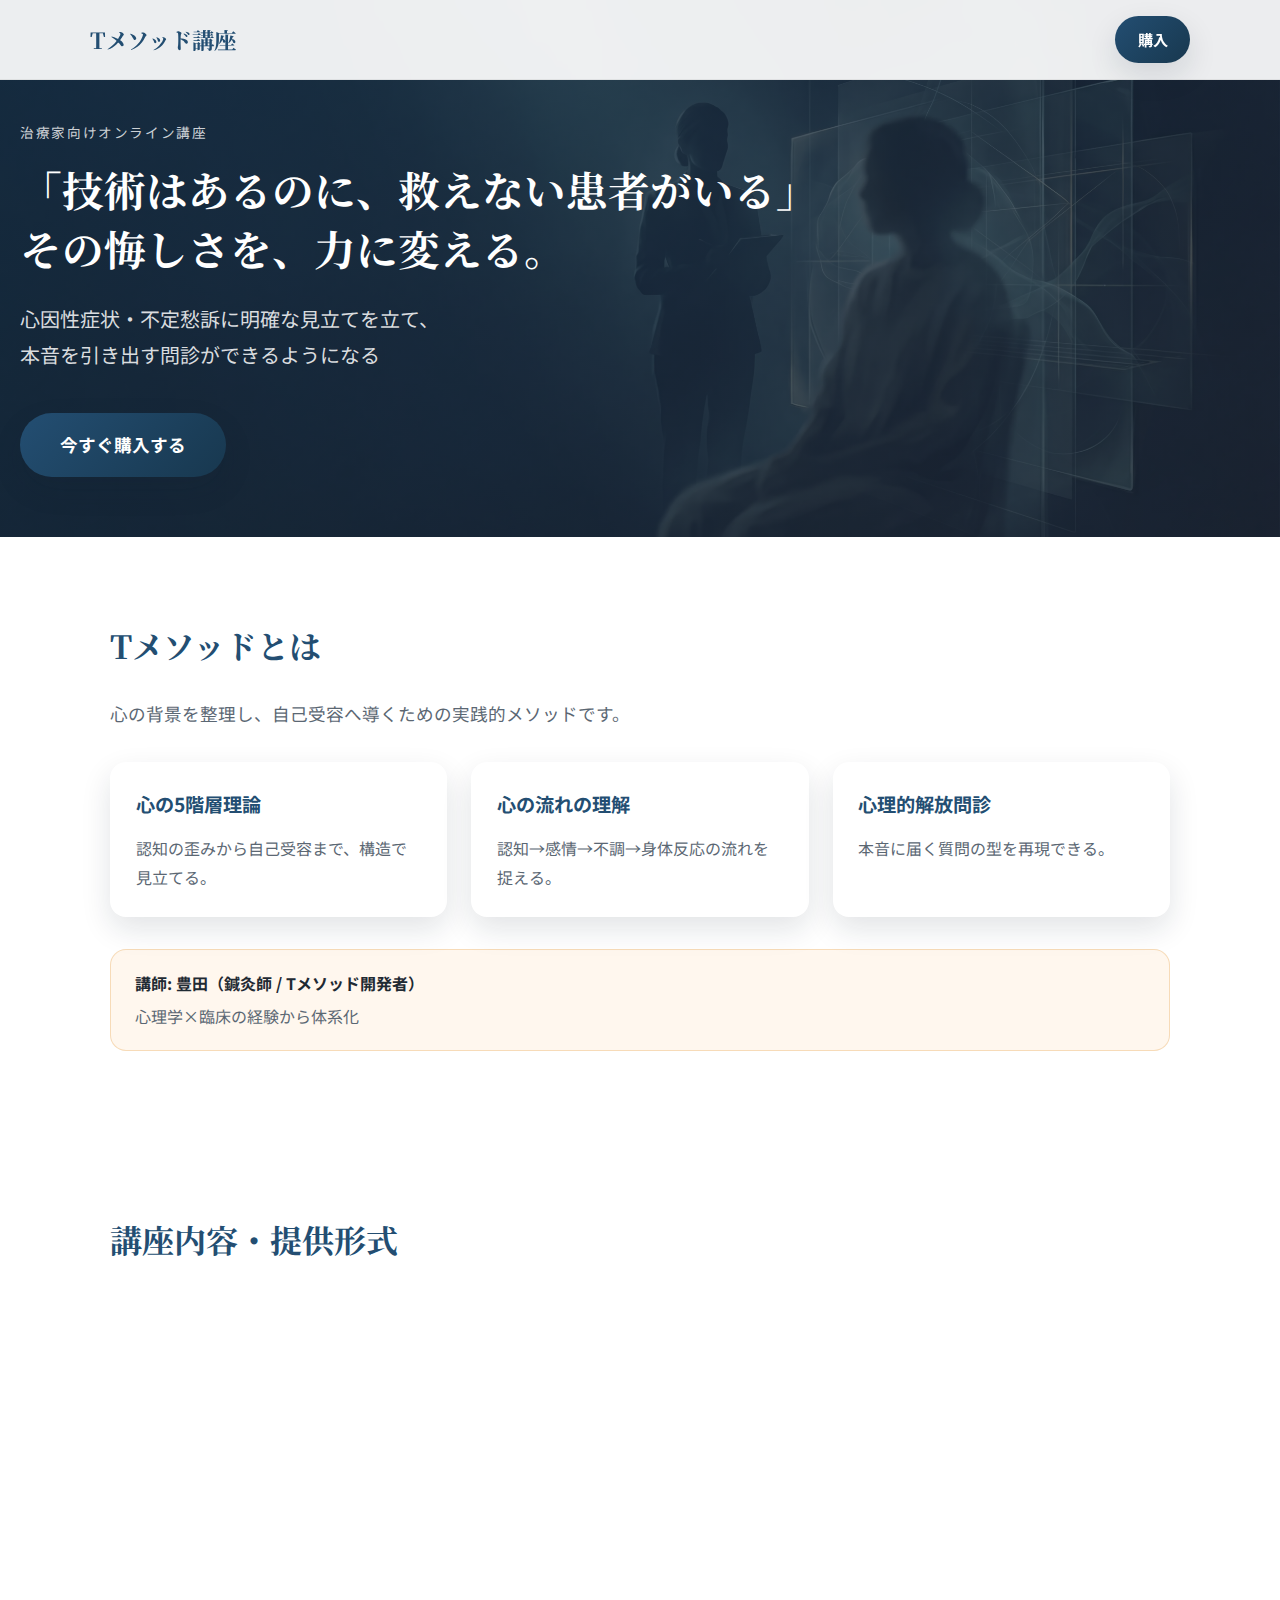
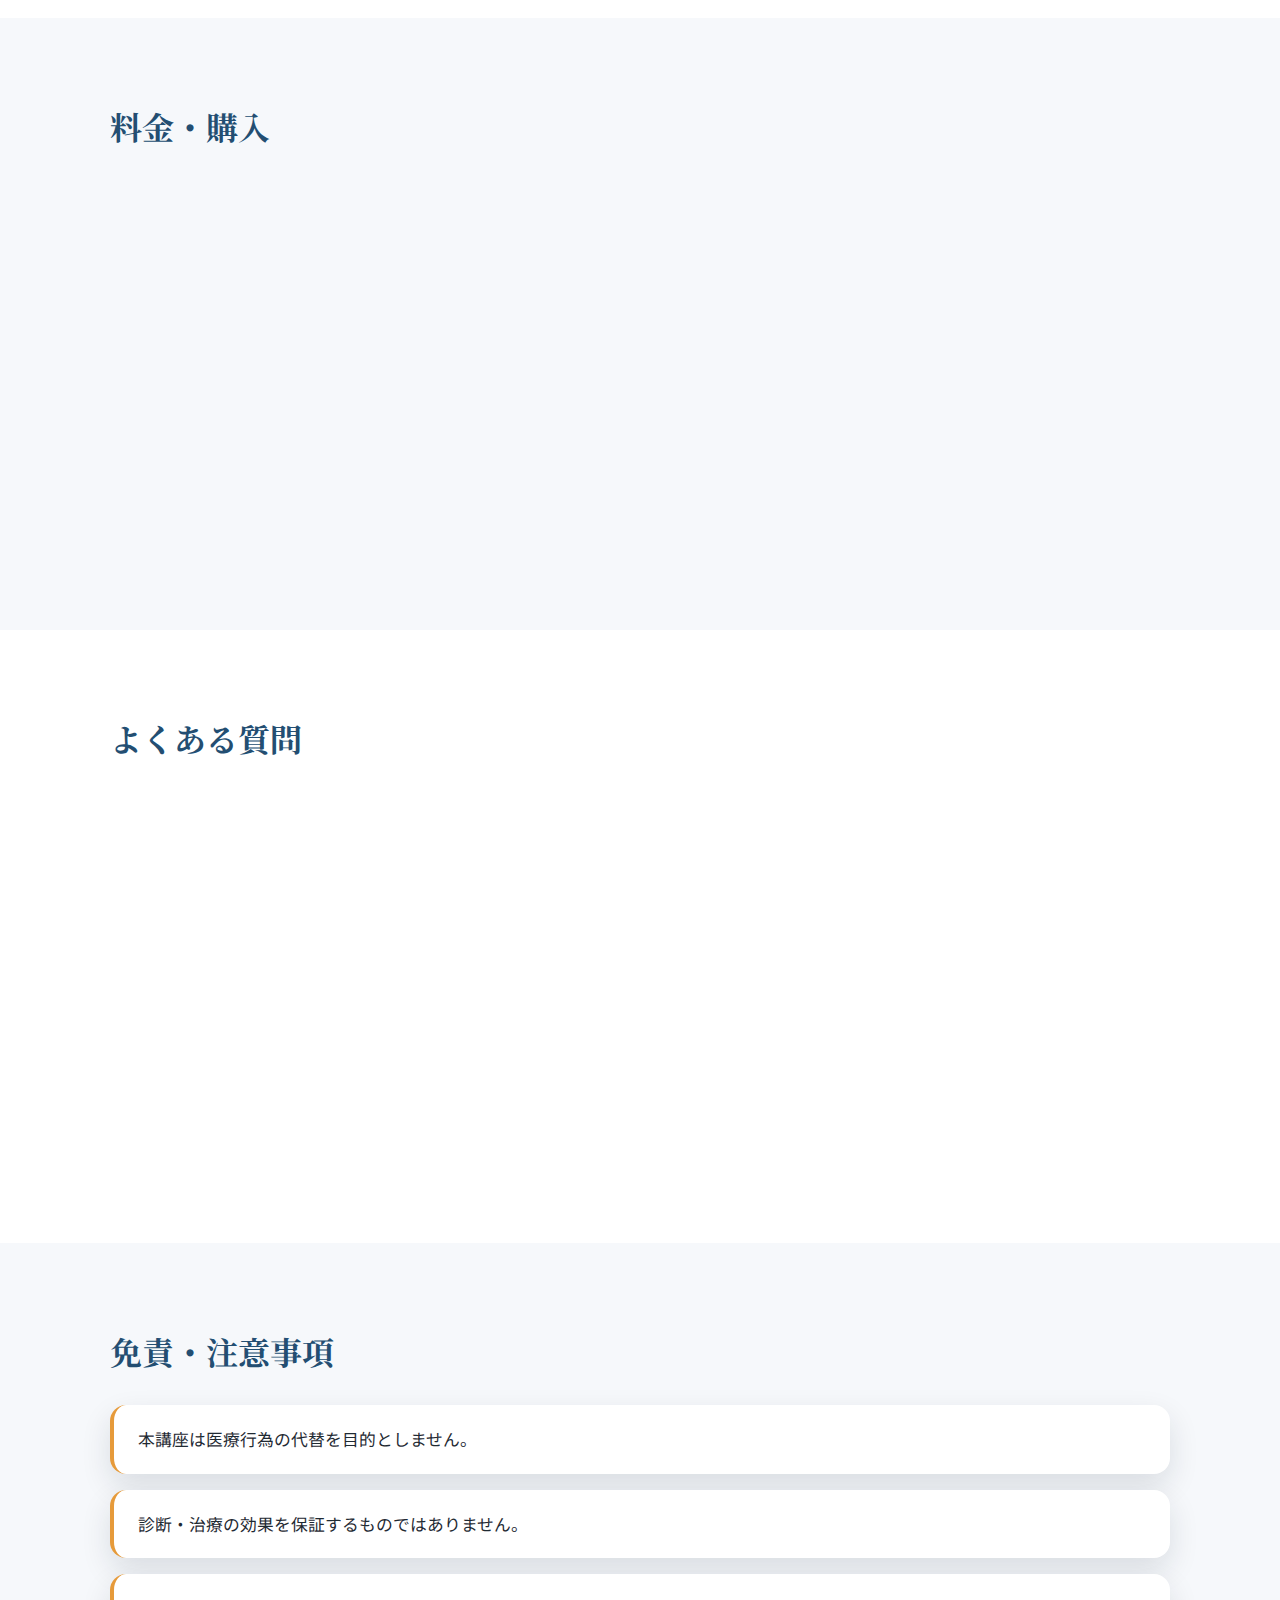
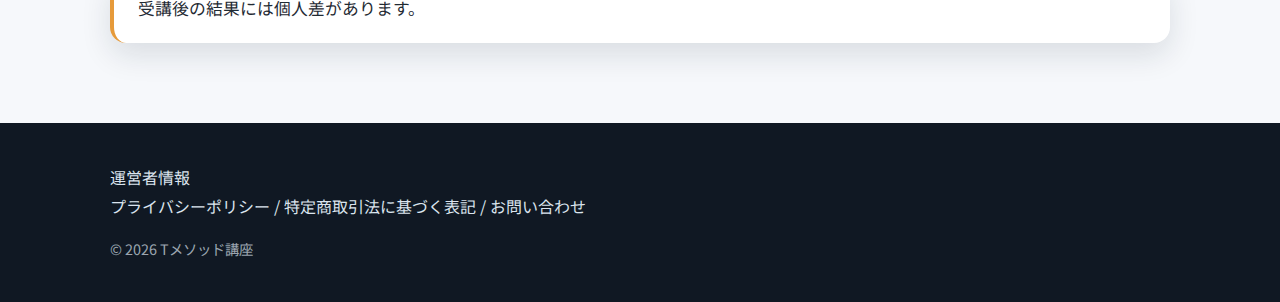
<file: 0章/index.html>
<!DOCTYPE html>
<html lang="ja">
<head>
    <meta charset="UTF-8">
    <meta name="viewport" content="width=device-width, initial-scale=1.0">
    <meta name="description" content="治療家向けTメソッド講座。心因性症状・不定愁訴に明確な見立てを立て、本音を引き出す問診を体系的に学ぶ。">
    <meta name="keywords" content="Tメソッド, 治療家, 心理学, 鍼灸, 整体, 心因性症状, 不定愁訴, 問診">
    <title>Tメソッド講座 | 心の背景を整理し、見立てと問診の軸をつくる</title>
    <link rel="stylesheet" href="style.css">
    <link rel="preconnect" href="https://fonts.googleapis.com">
    <link rel="preconnect" href="https://fonts.gstatic.com" crossorigin>
    <link href="https://fonts.googleapis.com/css2?family=Noto+Sans+JP:wght@400;500;700;900&family=Noto+Serif+JP:wght@500;700&display=swap" rel="stylesheet">
</head>
<body>
    <header class="header" id="top">
        <div class="container header-inner">
            <div class="logo">Tメソッド講座</div>
            <a href="#pricing" class="btn btn-primary btn-small smooth-scroll">購入</a>
        </div>
    </header>

    <section class="hero">
        <div class="hero-bg">
            <img src="images/hero.webp" alt="温かい光が差し込む治療院">
        </div>
        <div class="hero-overlay"></div>
        <div class="hero-content">
            <p class="hero-kicker">治療家向けオンライン講座</p>
            <h1 class="hero-title">「技術はあるのに、救えない患者がいる」<br>その悔しさを、力に変える。</h1>
            <p class="hero-subtitle">心因性症状・不定愁訴に明確な見立てを立て、<br>本音を引き出す問診ができるようになる</p>
            <div class="hero-actions">
                <a href="#pricing" class="btn btn-primary btn-large smooth-scroll">今すぐ購入する</a>
            </div>
        </div>
    </section>

<section class="section" id="method">
        <div class="container">
            <h2 class="section-title">Tメソッドとは</h2>
            <p class="section-lead">心の背景を整理し、自己受容へ導くための実践的メソッドです。</p>

            <div class="pillars">
                <div class="pillar-card reveal">
                    <h3>心の5階層理論</h3>
                    <p>認知の歪みから自己受容まで、構造で見立てる。</p>
                </div>
                <div class="pillar-card reveal">
                    <h3>心の流れの理解</h3>
                    <p>認知→感情→不調→身体反応の流れを捉える。</p>
                </div>
                <div class="pillar-card reveal">
                    <h3>心理的解放問診</h3>
                    <p>本音に届く質問の型を再現できる。</p>
                </div>
            </div>

            <div class="instructor">
                <p class="instructor-name">講師: 豊田（鍼灸師 / Tメソッド開発者）</p>
                <p class="instructor-note">心理学×臨床の経験から体系化</p>
            </div>
        </div>
    </section>

<section class="section" id="course">
        <div class="container">
            <h2 class="section-title">講座内容・提供形式</h2>
            <div class="course-grid">
                <div class="course-block reveal">
                    <h3>カリキュラム（要約）</h3>
                    <ul>
                        <li>理論（心の仕組み / 5階層）</li>
                        <li>見立て（背景の読み取り）</li>
                        <li>問診（本音を引き出す型）</li>
                        <li>施術設計（臨床への反映）</li>
                    </ul>
                </div>
                <div class="course-block reveal">
                    <h3>提供形式</h3>
                    <ul>
                        <li>動画講座 / テキストPDF / ワークシート</li>
                        <li>質問サポート（●ヶ月）</li>
                    </ul>
                </div>
            </div>
        </div>
    </section>

    <section class="section section-alt" id="pricing">
        <div class="container">
            <h2 class="section-title">料金・購入</h2>
            <div class="pricing-box reveal">
                <div class="price-row">
                    <span>通常価格</span>
                    <span class="price strikethrough">●●●,●●●円（税込）</span>
                </div>
                <div class="price-row highlight">
                    <span>期間限定</span>
                    <span class="price">●●●,●●●円（税込）</span>
                </div>
                <p class="price-note">※●月●日まで</p>
                <p class="pay-note">支払い方法: 銀行振込のみ</p>
                <p class="flow">フォーム送信 → 振込案内 → 入金確認 → 受講開始</p>
                <a href="#" class="btn btn-primary btn-large">今すぐ購入する</a>
            </div>
        </div>
    </section>

    <section class="section" id="faq">
        <div class="container">
            <h2 class="section-title">よくある質問</h2>
            <div class="faq-list">
                <div class="faq-item reveal">
                    <h3>Q. 心理学の知識がなくても大丈夫？</h3>
                    <p>A. 基礎から解説するため問題ありません。</p>
                </div>
                <div class="faq-item reveal">
                    <h3>Q. 鍼灸師以外でも受講できる？</h3>
                    <p>A. 治療家であれば職種は問いません。</p>
                </div>
                <div class="faq-item reveal">
                    <h3>Q. 視聴期限は？</h3>
                    <p>A. ●ヶ月間です。</p>
                </div>
            </div>
        </div>
    </section>

    <section class="section section-alt" id="disclaimer">
        <div class="container">
            <h2 class="section-title">免責・注意事項</h2>
            <ul class="disclaimer-list">
                <li>本講座は医療行為の代替を目的としません。</li>
                <li>診断・治療の効果を保証するものではありません。</li>
                <li>受講後の結果には個人差があります。</li>
            </ul>
        </div>
    </section>

    <footer class="footer">
        <div class="container footer-inner">
            <div>
                <p>運営者情報</p>
                <p>プライバシーポリシー / 特定商取引法に基づく表記 / お問い合わせ</p>
            </div>
            <p class="copyright">© 2026 Tメソッド講座</p>
        </div>
    </footer>

    <a href="#top" class="page-top smooth-scroll" id="pageTop">▲</a>

    <script src="script.js"></script>
</body>
</html>
</file>
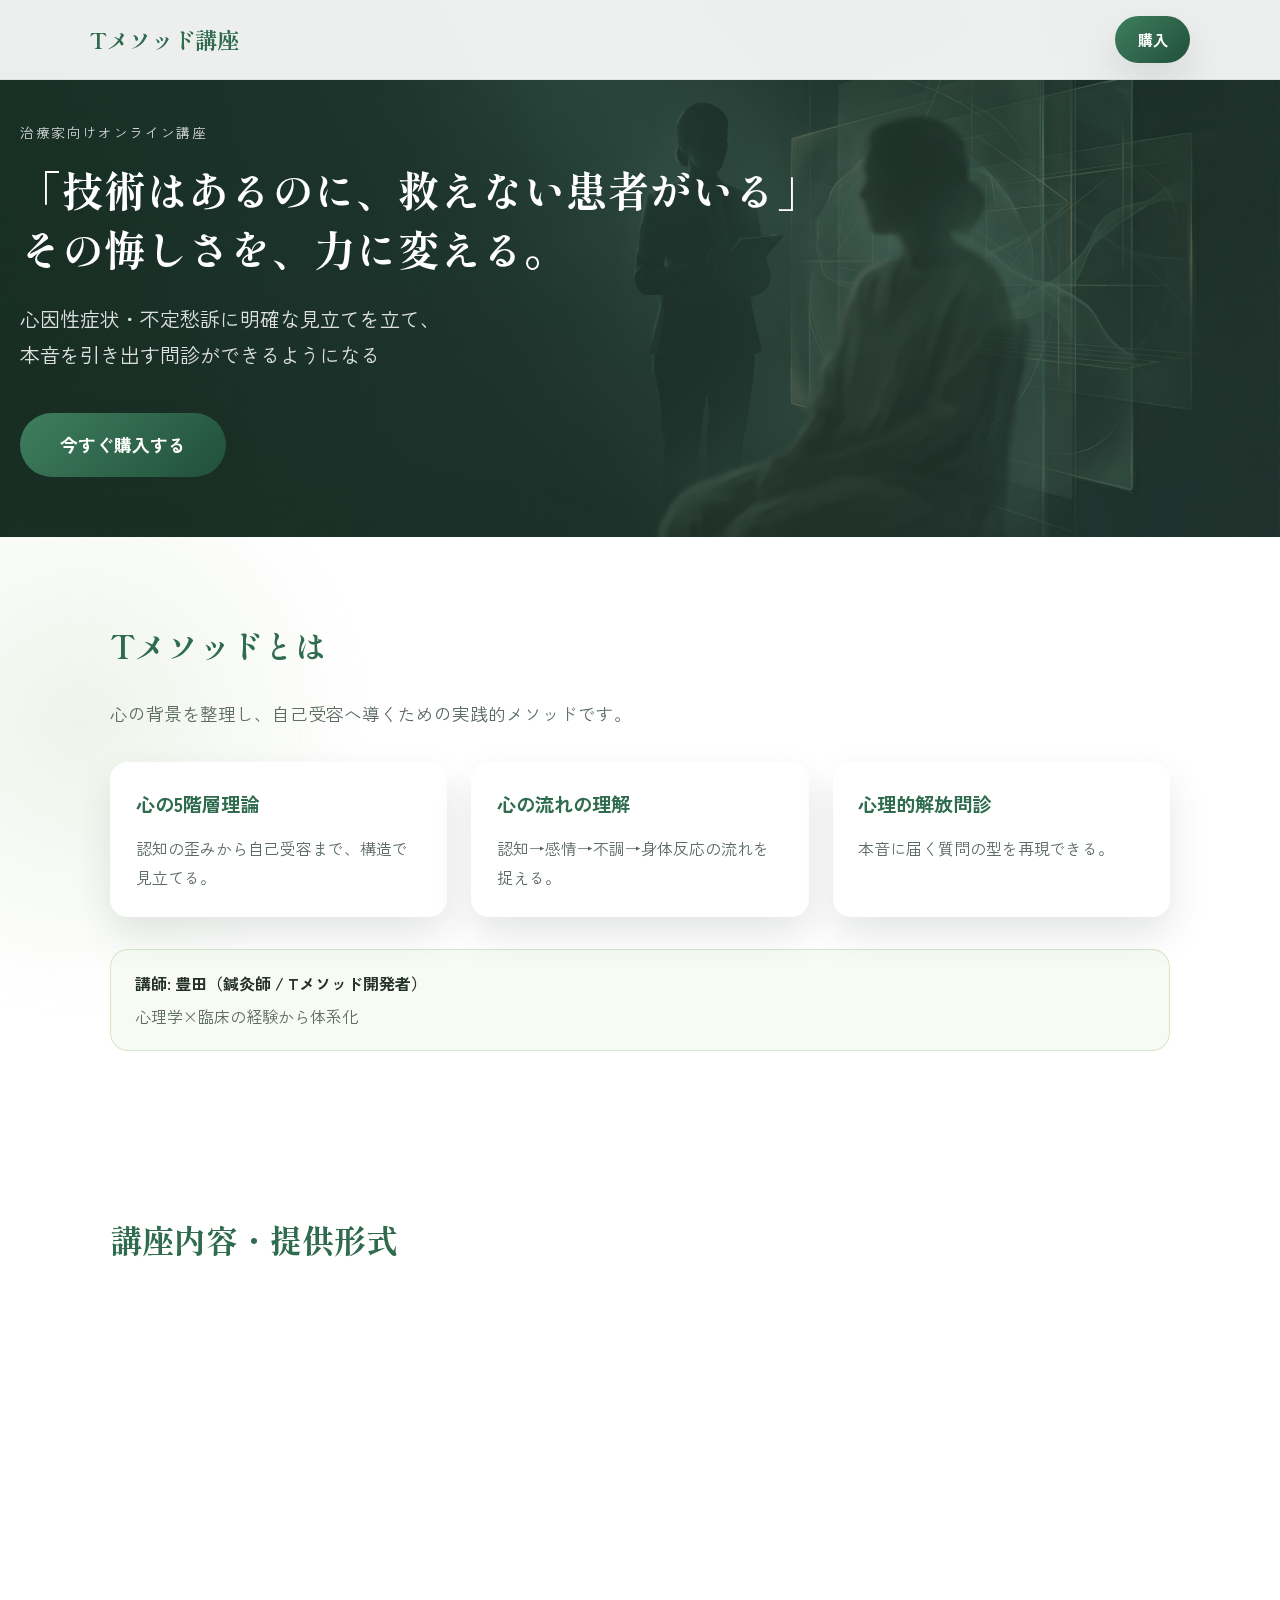
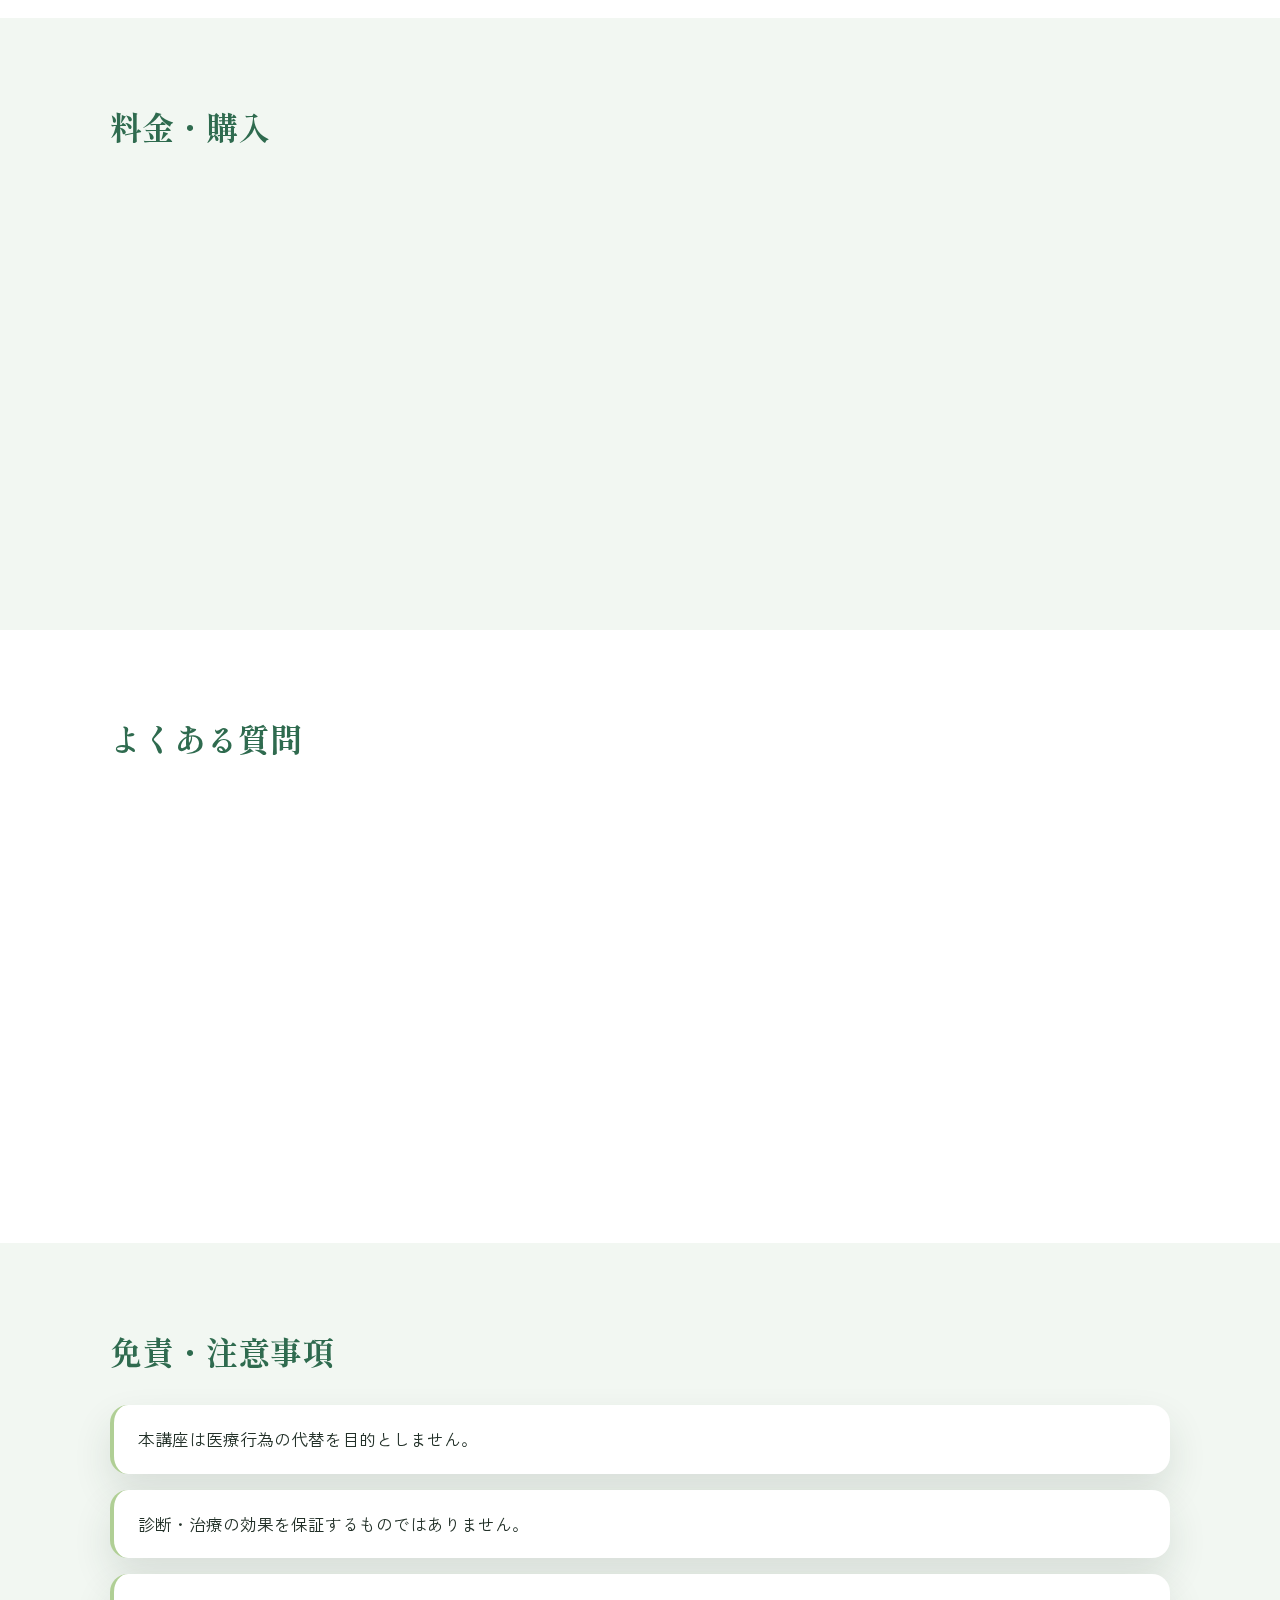
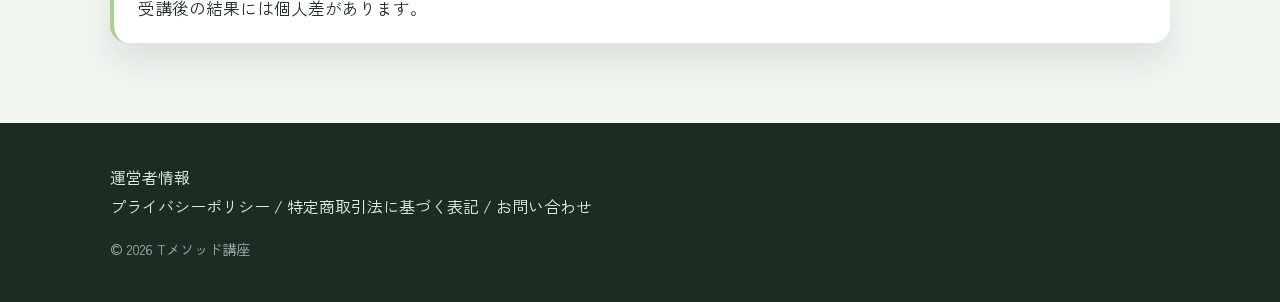
<file: docs/index.html>
<!DOCTYPE html>
<html lang="ja">
<head>
    <meta charset="UTF-8">
    <meta name="viewport" content="width=device-width, initial-scale=1.0">
    <meta name="description" content="治療家向けTメソッド講座。心因性症状・不定愁訴に明確な見立てを立て、本音を引き出す問診を体系的に学ぶ。">
    <meta name="keywords" content="Tメソッド, 治療家, 心理学, 鍼灸, 整体, 心因性症状, 不定愁訴, 問診">
    <title>Tメソッド講座 | 心の背景を整理し、見立てと問診の軸をつくる</title>
    <link rel="stylesheet" href="style.css">
    <link rel="preconnect" href="https://fonts.googleapis.com">
    <link rel="preconnect" href="https://fonts.gstatic.com" crossorigin>
    <link href="https://fonts.googleapis.com/css2?family=Shippori+Mincho:wght@500;700&family=Zen+Kaku+Gothic+New:wght@400;500;700;900&display=swap" rel="stylesheet">
</head>
<body>
    <header class="header" id="top">
        <div class="container header-inner">
            <div class="logo">Tメソッド講座</div>
            <a href="#pricing" class="btn btn-primary btn-small smooth-scroll">購入</a>
        </div>
    </header>

    <section class="hero">
        <div class="hero-bg">
            <img src="images/hero.webp" alt="温かい光が差し込む治療院">
        </div>
        <div class="hero-overlay"></div>
        <div class="hero-content">
            <p class="hero-kicker">治療家向けオンライン講座</p>
            <h1 class="hero-title">「技術はあるのに、救えない患者がいる」<br>その悔しさを、力に変える。</h1>
            <p class="hero-subtitle">心因性症状・不定愁訴に明確な見立てを立て、<br>本音を引き出す問診ができるようになる</p>
            <div class="hero-actions">
                <a href="#pricing" class="btn btn-primary btn-large smooth-scroll">今すぐ購入する</a>
            </div>
        </div>
    </section>

<section class="section" id="method">
        <div class="container">
            <h2 class="section-title">Tメソッドとは</h2>
            <p class="section-lead">心の背景を整理し、自己受容へ導くための実践的メソッドです。</p>

            <div class="pillars">
                <div class="pillar-card reveal">
                    <h3>心の5階層理論</h3>
                    <p>認知の歪みから自己受容まで、構造で見立てる。</p>
                </div>
                <div class="pillar-card reveal">
                    <h3>心の流れの理解</h3>
                    <p>認知→感情→不調→身体反応の流れを捉える。</p>
                </div>
                <div class="pillar-card reveal">
                    <h3>心理的解放問診</h3>
                    <p>本音に届く質問の型を再現できる。</p>
                </div>
            </div>

            <div class="instructor">
                <p class="instructor-name">講師: 豊田（鍼灸師 / Tメソッド開発者）</p>
                <p class="instructor-note">心理学×臨床の経験から体系化</p>
            </div>
        </div>
    </section>

<section class="section" id="course">
        <div class="container">
            <h2 class="section-title">講座内容・提供形式</h2>
            <div class="course-grid">
                <div class="course-block reveal">
                    <h3>カリキュラム（要約）</h3>
                    <ul>
                        <li>理論（心の仕組み / 5階層）</li>
                        <li>見立て（背景の読み取り）</li>
                        <li>問診（本音を引き出す型）</li>
                        <li>施術設計（臨床への反映）</li>
                    </ul>
                </div>
                <div class="course-block reveal">
                    <h3>提供形式</h3>
                    <ul>
                        <li>動画講座 / テキストPDF / ワークシート</li>
                        <li>質問サポート（●ヶ月）</li>
                    </ul>
                </div>
            </div>
        </div>
    </section>

    <section class="section section-alt" id="pricing">
        <div class="container">
            <h2 class="section-title">料金・購入</h2>
            <div class="pricing-box reveal">
                <div class="price-row">
                    <span>通常価格</span>
                    <span class="price strikethrough">●●●,●●●円（税込）</span>
                </div>
                <div class="price-row highlight">
                    <span>期間限定</span>
                    <span class="price">●●●,●●●円（税込）</span>
                </div>
                <p class="price-note">※●月●日まで</p>
                <p class="pay-note">支払い方法: 銀行振込のみ</p>
                <p class="flow">フォーム送信 → 振込案内 → 入金確認 → 受講開始</p>
                <a href="#" class="btn btn-primary btn-large">今すぐ購入する</a>
            </div>
        </div>
    </section>

    <section class="section" id="faq">
        <div class="container">
            <h2 class="section-title">よくある質問</h2>
            <div class="faq-list">
                <div class="faq-item reveal">
                    <h3>Q. 心理学の知識がなくても大丈夫？</h3>
                    <p>A. 基礎から解説するため問題ありません。</p>
                </div>
                <div class="faq-item reveal">
                    <h3>Q. 鍼灸師以外でも受講できる？</h3>
                    <p>A. 治療家であれば職種は問いません。</p>
                </div>
                <div class="faq-item reveal">
                    <h3>Q. 視聴期限は？</h3>
                    <p>A. ●ヶ月間です。</p>
                </div>
            </div>
        </div>
    </section>

    <section class="section section-alt" id="disclaimer">
        <div class="container">
            <h2 class="section-title">免責・注意事項</h2>
            <ul class="disclaimer-list">
                <li>本講座は医療行為の代替を目的としません。</li>
                <li>診断・治療の効果を保証するものではありません。</li>
                <li>受講後の結果には個人差があります。</li>
            </ul>
        </div>
    </section>

    <footer class="footer">
        <div class="container footer-inner">
            <div>
                <p>運営者情報</p>
                <p>プライバシーポリシー / 特定商取引法に基づく表記 / お問い合わせ</p>
            </div>
            <p class="copyright">© 2026 Tメソッド講座</p>
        </div>
    </footer>

    <a href="#top" class="page-top smooth-scroll" id="pageTop">▲</a>

    <script src="script.js"></script>
</body>
</html>
</file>
<file: 0章/style.css>
/* ===================================
   Reset & Base
   =================================== */
* {
    margin: 0;
    padding: 0;
    box-sizing: border-box;
}

html {
    scroll-behavior: smooth;
    font-size: 16px;
}

body {
    font-family: 'Noto Sans JP', sans-serif;
    color: #1f2a33;
    background: radial-gradient(1200px 600px at 10% -10%, #eef4ff 0%, #ffffff 60%)
        , radial-gradient(900px 500px at 90% 10%, #fff3e6 0%, #ffffff 55%);
    line-height: 1.8;
    overflow-x: hidden;
}

img {
    max-width: 100%;
    display: block;
}

a {
    color: inherit;
    text-decoration: none;
}

ul {
    list-style: none;
}

:root {
    --primary: #234e72;
    --primary-dark: #18384f;
    --accent: #e69a3a;
    --accent-dark: #c77d23;
    --ink: #1f2a33;
    --ink-muted: #5b6773;
    --bg-soft: #f6f8fb;
    --card: #ffffff;
    --shadow: 0 12px 30px rgba(20, 35, 50, 0.12);
    --radius: 16px;
}

.container {
    max-width: 1100px;
    margin: 0 auto;
    padding: 0 20px;
}

/* ===================================
   Header
   =================================== */
.header {
    position: fixed;
    top: 0;
    left: 0;
    right: 0;
    background: rgba(255, 255, 255, 0.92);
    backdrop-filter: blur(8px);
    z-index: 1000;
    border-bottom: 1px solid rgba(0, 0, 0, 0.06);
}

.header-inner {
    display: flex;
    align-items: center;
    justify-content: space-between;
    padding: 16px 0;
}

.logo {
    font-family: 'Noto Serif JP', serif;
    font-weight: 700;
    font-size: 1.4rem;
    color: var(--primary);
}

/* ===================================
   Buttons
   =================================== */
.btn {
    display: inline-flex;
    align-items: center;
    justify-content: center;
    border: none;
    cursor: pointer;
    border-radius: 999px;
    font-weight: 700;
    transition: transform 0.2s ease, box-shadow 0.2s ease, background 0.2s ease;
}

.btn-primary {
    background: linear-gradient(135deg, var(--primary), var(--primary-dark));
    color: #fff;
    box-shadow: var(--shadow);
}

.btn-primary:hover {
    transform: translateY(-2px);
}

.btn-secondary {
    background: linear-gradient(135deg, var(--accent), var(--accent-dark));
    color: #fff;
    box-shadow: var(--shadow);
}

.btn-secondary:hover {
    transform: translateY(-2px);
}

.btn-large {
    padding: 1rem 2.5rem;
    font-size: 1.1rem;
}

.btn-small {
    padding: 0.6rem 1.4rem;
    font-size: 0.95rem;
}

/* ===================================
   Hero
   =================================== */
.hero {
    position: relative;
    min-height: 33vh;
    display: flex;
    align-items: center;
    padding: 120px 20px 60px;
    overflow: hidden;
}

.hero-bg {
    position: absolute;
    inset: 0;
    z-index: 0;
}

.hero-bg img {
    width: 100%;
    height: 100%;
    object-fit: cover;
}

.hero-overlay {
    position: absolute;
    inset: 0;
    background: linear-gradient(135deg, rgba(20, 48, 70, 0.82), rgba(24, 36, 50, 0.7));
    z-index: 1;
}

.hero-content {
    position: relative;
    z-index: 2;
    max-width: 820px;
    color: #fff;
    text-align: left;
}

.hero-kicker {
    letter-spacing: 0.12em;
    text-transform: uppercase;
    font-size: 0.85rem;
    color: rgba(255, 255, 255, 0.8);
    margin-bottom: 1rem;
}

.hero-title {
    font-family: 'Noto Serif JP', serif;
    font-size: 2.6rem;
    line-height: 1.4;
    margin-bottom: 1.5rem;
}

.hero-subtitle {
    font-size: 1.25rem;
    color: rgba(255, 255, 255, 0.85);
    margin-bottom: 2.5rem;
}

.hero-actions {
    display: flex;
    gap: 1rem;
    flex-wrap: wrap;
}

/* ===================================
   Sections
   =================================== */
.section {
    padding: 80px 0;
}

.section-alt {
    background: var(--bg-soft);
}

.section-title {
    font-family: 'Noto Serif JP', serif;
    font-size: 2rem;
    color: var(--primary);
    margin-bottom: 1.5rem;
}

.section-lead {
    max-width: 720px;
    color: var(--ink-muted);
    font-size: 1.1rem;
    margin-bottom: 2rem;
}

/* ===================================
   Lists
   =================================== */
.check-list,
.benefit-list,
.disclaimer-list {
    display: grid;
    gap: 1rem;
}

.check-item,
.benefit-item,
.disclaimer-list li {
    background: var(--card);
    padding: 1.2rem 1.5rem;
    border-radius: var(--radius);
    box-shadow: var(--shadow);
    border-left: 4px solid var(--accent);
    font-size: 1.05rem;
}

/* ===================================
   Pillars
   =================================== */
.pillars {
    display: grid;
    grid-template-columns: repeat(auto-fit, minmax(240px, 1fr));
    gap: 1.5rem;
    margin-bottom: 2rem;
}

.pillar-card {
    background: var(--card);
    padding: 1.6rem;
    border-radius: var(--radius);
    box-shadow: var(--shadow);
}

.pillar-card h3 {
    color: var(--primary);
    margin-bottom: 0.75rem;
    font-size: 1.2rem;
}

.pillar-card p {
    color: var(--ink-muted);
}

.instructor {
    margin-top: 2rem;
    padding: 1.2rem 1.5rem;
    border-radius: var(--radius);
    background: #fff7ee;
    border: 1px solid rgba(230, 154, 58, 0.3);
}

.instructor-name {
    font-weight: 700;
    margin-bottom: 0.25rem;
}

.instructor-note {
    color: var(--ink-muted);
}

/* ===================================
   Course
   =================================== */
.course-grid {
    display: grid;
    grid-template-columns: repeat(auto-fit, minmax(260px, 1fr));
    gap: 1.5rem;
}

.course-block {
    background: var(--card);
    padding: 1.6rem;
    border-radius: var(--radius);
    box-shadow: var(--shadow);
}

.course-block h3 {
    color: var(--primary);
    margin-bottom: 0.8rem;
}

.course-block ul {
    list-style: disc inside;
    color: var(--ink-muted);
}

.course-block li {
    margin-bottom: 0.5rem;
}

/* ===================================
   Pricing
   =================================== */
.pricing-box {
    background: #fffaf3;
    border: 1px solid rgba(230, 154, 58, 0.35);
    padding: 2rem;
    border-radius: var(--radius);
    box-shadow: var(--shadow);
    display: grid;
    gap: 1rem;
}

.price-row {
    display: flex;
    justify-content: space-between;
    align-items: center;
    font-size: 1.1rem;
}

.price-row.highlight {
    font-weight: 700;
    color: var(--primary);
}

.price {
    font-size: 1.3rem;
}

.strikethrough {
    text-decoration: line-through;
    color: var(--ink-muted);
}

.price-note {
    color: #b33a1b;
    font-weight: 700;
}

.pay-note,
.flow {
    color: var(--ink-muted);
}

/* ===================================
   FAQ
   =================================== */
.faq-list {
    display: grid;
    gap: 1rem;
}

.faq-item {
    background: var(--card);
    padding: 1.4rem;
    border-radius: var(--radius);
    box-shadow: var(--shadow);
}

.faq-item h3 {
    color: var(--primary);
    margin-bottom: 0.5rem;
    font-size: 1.1rem;
}

.faq-item p {
    color: var(--ink-muted);
}

/* ===================================
   Footer
   =================================== */
.footer {
    background: #101823;
    color: #dbe4ee;
    padding: 40px 0;
}

.footer-inner {
    display: flex;
    flex-direction: column;
    gap: 1rem;
}

.copyright {
    font-size: 0.9rem;
    color: rgba(219, 228, 238, 0.7);
}

/* ===================================
   Page Top
   =================================== */
.page-top {
    position: fixed;
    right: 24px;
    bottom: 24px;
    width: 46px;
    height: 46px;
    background: linear-gradient(135deg, var(--primary), var(--primary-dark));
    color: #fff;
    border-radius: 50%;
    display: flex;
    align-items: center;
    justify-content: center;
    opacity: 0;
    visibility: hidden;
    transition: opacity 0.2s ease, transform 0.2s ease;
    z-index: 999;
}

.page-top.show {
    opacity: 1;
    visibility: visible;
}

.page-top:hover {
    transform: translateY(-3px);
}

/* ===================================
   Reveal Animation
   =================================== */
.reveal {
    opacity: 0;
    transform: translateY(20px);
    transition: opacity 0.6s ease, transform 0.6s ease;
}

.reveal.is-visible {
    opacity: 1;
    transform: translateY(0);
}

/* ===================================
   Responsive
   =================================== */
@media (max-width: 900px) {
    .hero {
        min-height: auto;
        padding: 110px 20px 70px;
    }

    .hero-title {
        font-size: 2.1rem;
    }

    .hero-subtitle {
        font-size: 1.05rem;
    }
}

@media (max-width: 768px) {
    html {
        font-size: 14px;
    }

    .section {
        padding: 60px 0;
    }

    .hero-actions {
        flex-direction: column;
    }

    .btn-large {
        width: 100%;
    }

    .price-row {
        flex-direction: column;
        align-items: flex-start;
        gap: 0.3rem;
    }
}

@media (max-width: 480px) {
    .hero-title {
        font-size: 1.8rem;
    }
}
</file>
<file: docs/style.css>
/* ===================================
   Reset & Base
   =================================== */
* {
    margin: 0;
    padding: 0;
    box-sizing: border-box;
}

html {
    scroll-behavior: smooth;
    font-size: 16px;
}

body {
    font-family: 'Zen Kaku Gothic New', sans-serif;
    color: #233129;
    background:
        radial-gradient(900px 520px at 10% -10%, #eff7f1 0%, #ffffff 60%),
        radial-gradient(1000px 700px at 95% 5%, #f8f1e7 0%, #ffffff 55%);
    line-height: 1.8;
    overflow-x: hidden;
}

body::before,
body::after {
    content: '';
    position: fixed;
    inset: -10% -10% auto auto;
    width: 420px;
    height: 420px;
    background: radial-gradient(circle at 30% 30%, rgba(120, 170, 120, 0.18), transparent 65%);
    pointer-events: none;
    z-index: -1;
    filter: blur(10px);
}

body::after {
    inset: auto auto -15% -10%;
    width: 520px;
    height: 520px;
    background: radial-gradient(circle at 40% 40%, rgba(170, 200, 150, 0.2), transparent 65%);
}

img {
    max-width: 100%;
    display: block;
}

a {
    color: inherit;
    text-decoration: none;
}

ul {
    list-style: none;
}

:root {
    --primary: #2f6b4f;
    --primary-dark: #21503b;
    --accent: #9cc37a;
    --accent-dark: #6fa056;
    --ink: #233129;
    --ink-muted: #5e6d64;
    --bg-soft: #f2f7f2;
    --card: #ffffff;
    --shadow: 0 18px 38px rgba(35, 55, 40, 0.12);
    --radius: 18px;
}

.container {
    max-width: 1100px;
    margin: 0 auto;
    padding: 0 20px;
}

/* ===================================
   Header
   =================================== */
.header {
    position: fixed;
    top: 0;
    left: 0;
    right: 0;
    background: rgba(255, 255, 255, 0.92);
    backdrop-filter: blur(8px);
    z-index: 1000;
    border-bottom: 1px solid rgba(0, 0, 0, 0.06);
}

.header-inner {
    display: flex;
    align-items: center;
    justify-content: space-between;
    padding: 16px 0;
}

.logo {
    font-family: 'Shippori Mincho', serif;
    font-weight: 700;
    font-size: 1.4rem;
    color: var(--primary);
}

/* ===================================
   Buttons
   =================================== */
.btn {
    display: inline-flex;
    align-items: center;
    justify-content: center;
    border: none;
    cursor: pointer;
    border-radius: 999px;
    font-weight: 700;
    transition: transform 0.2s ease, box-shadow 0.2s ease, background 0.2s ease;
}

.btn-primary {
    background: linear-gradient(135deg, #3f7e5e, var(--primary-dark));
    color: #fff;
    box-shadow: var(--shadow);
}

.btn-primary:hover {
    transform: translateY(-2px);
}

.btn-secondary {
    background: linear-gradient(135deg, #b6d79a, var(--accent-dark));
    color: #fff;
    box-shadow: var(--shadow);
}

.btn-secondary:hover {
    transform: translateY(-2px);
}

.btn-large {
    padding: 1rem 2.5rem;
    font-size: 1.1rem;
}

.btn-small {
    padding: 0.6rem 1.4rem;
    font-size: 0.95rem;
}

/* ===================================
   Hero
   =================================== */
.hero {
    position: relative;
    min-height: 33vh;
    display: flex;
    align-items: center;
    padding: 120px 20px 60px;
    overflow: hidden;
}

.hero-bg {
    position: absolute;
    inset: 0;
    z-index: 0;
}

.hero-bg img {
    width: 100%;
    height: 100%;
    object-fit: cover;
}

.hero-overlay {
    position: absolute;
    inset: 0;
    background: linear-gradient(135deg, rgba(24, 52, 38, 0.86), rgba(34, 61, 46, 0.65));
    z-index: 1;
}

.hero-content {
    position: relative;
    z-index: 2;
    max-width: 820px;
    color: #fff;
    text-align: left;
}

.hero-kicker {
    letter-spacing: 0.12em;
    text-transform: uppercase;
    font-size: 0.85rem;
    color: rgba(255, 255, 255, 0.8);
    margin-bottom: 1rem;
}

.hero-title {
    font-family: 'Shippori Mincho', serif;
    font-size: 2.6rem;
    line-height: 1.4;
    margin-bottom: 1.5rem;
}

.hero-subtitle {
    font-size: 1.25rem;
    color: rgba(255, 255, 255, 0.85);
    margin-bottom: 2.5rem;
}

.hero-actions {
    display: flex;
    gap: 1rem;
    flex-wrap: wrap;
}

/* ===================================
   Sections
   =================================== */
.section {
    padding: 80px 0;
}

.section-alt {
    background: var(--bg-soft);
}

.section-title {
    font-family: 'Shippori Mincho', serif;
    font-size: 2rem;
    color: var(--primary);
    margin-bottom: 1.5rem;
}

.section-lead {
    max-width: 720px;
    color: var(--ink-muted);
    font-size: 1.1rem;
    margin-bottom: 2rem;
}

/* ===================================
   Lists
   =================================== */
.check-list,
.benefit-list,
.disclaimer-list {
    display: grid;
    gap: 1rem;
}

.check-item,
.benefit-item,
.disclaimer-list li {
    background: var(--card);
    padding: 1.2rem 1.5rem;
    border-radius: var(--radius);
    box-shadow: var(--shadow);
    border-left: 4px solid rgba(156, 195, 122, 0.8);
    font-size: 1.05rem;
}

/* ===================================
   Pillars
   =================================== */
.pillars {
    display: grid;
    grid-template-columns: repeat(auto-fit, minmax(240px, 1fr));
    gap: 1.5rem;
    margin-bottom: 2rem;
}

.pillar-card {
    background: var(--card);
    padding: 1.6rem;
    border-radius: var(--radius);
    box-shadow: var(--shadow);
}

.pillar-card h3 {
    color: var(--primary);
    margin-bottom: 0.75rem;
    font-size: 1.2rem;
}

.pillar-card p {
    color: var(--ink-muted);
}

.instructor {
    margin-top: 2rem;
    padding: 1.2rem 1.5rem;
    border-radius: var(--radius);
    background: #f7fbf4;
    border: 1px solid rgba(156, 195, 122, 0.35);
}

.instructor-name {
    font-weight: 700;
    margin-bottom: 0.25rem;
}

.instructor-note {
    color: var(--ink-muted);
}

/* ===================================
   Course
   =================================== */
.course-grid {
    display: grid;
    grid-template-columns: repeat(auto-fit, minmax(260px, 1fr));
    gap: 1.5rem;
}

.course-block {
    background: var(--card);
    padding: 1.6rem;
    border-radius: var(--radius);
    box-shadow: var(--shadow);
}

.course-block h3 {
    color: var(--primary);
    margin-bottom: 0.8rem;
}

.course-block ul {
    list-style: disc inside;
    color: var(--ink-muted);
}

.course-block li {
    margin-bottom: 0.5rem;
}

/* ===================================
   Pricing
   =================================== */
.pricing-box {
    background: #f7fbf5;
    border: 1px solid rgba(156, 195, 122, 0.4);
    padding: 2rem;
    border-radius: var(--radius);
    box-shadow: var(--shadow);
    display: grid;
    gap: 1rem;
}

.price-row {
    display: flex;
    justify-content: space-between;
    align-items: center;
    font-size: 1.1rem;
}

.price-row.highlight {
    font-weight: 700;
    color: var(--primary);
}

.price {
    font-size: 1.3rem;
}

.strikethrough {
    text-decoration: line-through;
    color: var(--ink-muted);
}

.price-note {
    color: #a86a2a;
    font-weight: 700;
}

.pay-note,
.flow {
    color: var(--ink-muted);
}

/* ===================================
   FAQ
   =================================== */
.faq-list {
    display: grid;
    gap: 1rem;
}

.faq-item {
    background: var(--card);
    padding: 1.4rem;
    border-radius: var(--radius);
    box-shadow: var(--shadow);
}

.faq-item h3 {
    color: var(--primary);
    margin-bottom: 0.5rem;
    font-size: 1.1rem;
}

.faq-item p {
    color: var(--ink-muted);
}

/* ===================================
   Footer
   =================================== */
.footer {
    background: #1c2c22;
    color: #dfe8e2;
    padding: 40px 0;
}

.footer-inner {
    display: flex;
    flex-direction: column;
    gap: 1rem;
}

.copyright {
    font-size: 0.9rem;
    color: rgba(219, 228, 238, 0.7);
}

/* ===================================
   Page Top
   =================================== */
.page-top {
    position: fixed;
    right: 24px;
    bottom: 24px;
    width: 46px;
    height: 46px;
    background: linear-gradient(135deg, var(--primary), var(--primary-dark));
    color: #fff;
    border-radius: 50%;
    display: flex;
    align-items: center;
    justify-content: center;
    opacity: 0;
    visibility: hidden;
    transition: opacity 0.2s ease, transform 0.2s ease;
    z-index: 999;
}

.page-top.show {
    opacity: 1;
    visibility: visible;
}

.page-top:hover {
    transform: translateY(-3px);
}

/* ===================================
   Reveal Animation
   =================================== */
.reveal {
    opacity: 0;
    transform: translateY(20px);
    transition: opacity 0.6s ease, transform 0.6s ease;
}

.reveal.is-visible {
    opacity: 1;
    transform: translateY(0);
}

/* ===================================
   Responsive
   =================================== */
@media (max-width: 900px) {
    .hero {
        min-height: auto;
        padding: 110px 20px 70px;
    }

    .hero-title {
        font-size: 2.1rem;
    }

    .hero-subtitle {
        font-size: 1.05rem;
    }
}

@media (max-width: 768px) {
    html {
        font-size: 14px;
    }

    .section {
        padding: 60px 0;
    }

    .hero-actions {
        flex-direction: column;
    }

    .btn-large {
        width: 100%;
    }

    .price-row {
        flex-direction: column;
        align-items: flex-start;
        gap: 0.3rem;
    }
}

@media (max-width: 480px) {
    .hero-title {
        font-size: 1.8rem;
    }
}
</file>
